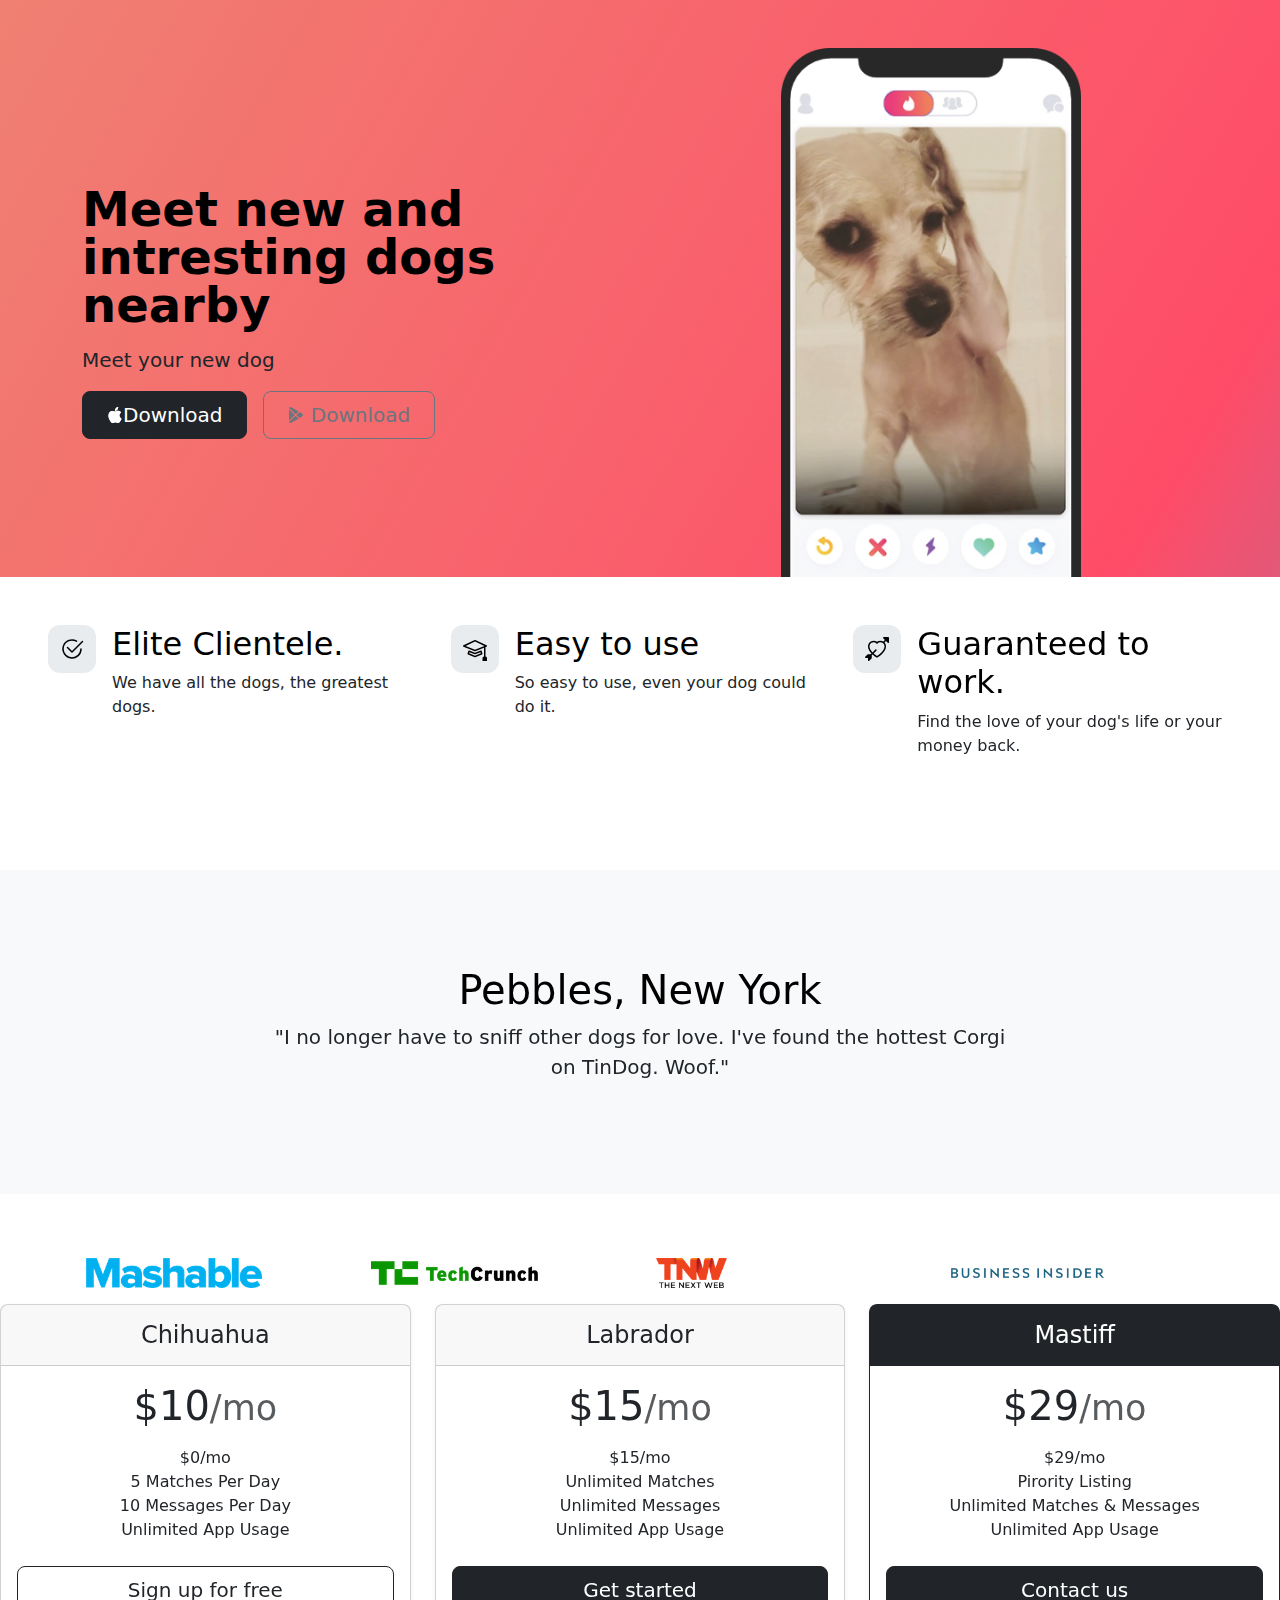
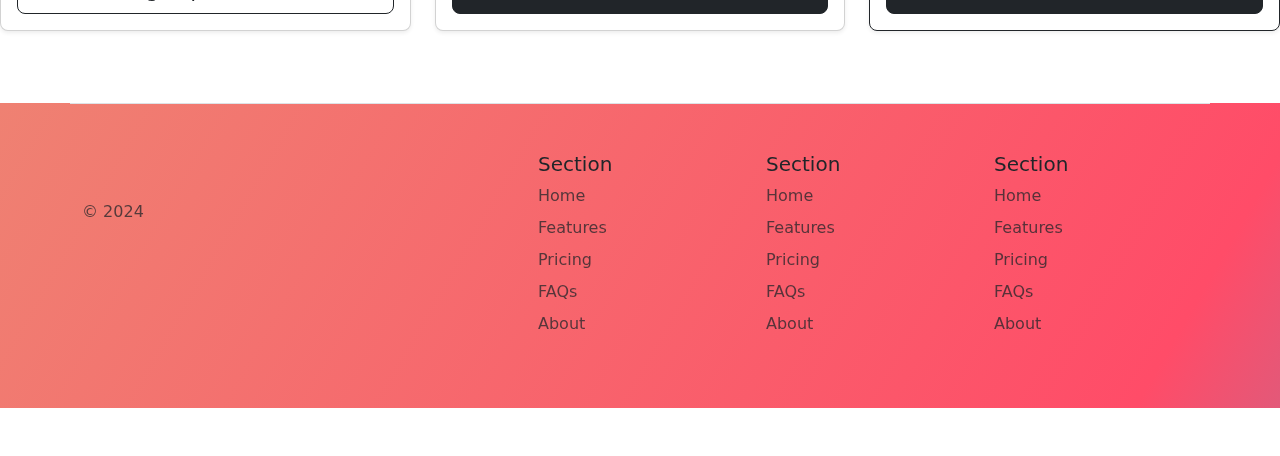
<file: index.html>
<!DOCTYPE html>
<html lang="en">

<head>
  <meta charset="UTF-8">
  <meta name="viewport" content="width=device-width, initial-scale=1.0">
  <title>TinDog</title>
  <link href="https://cdn.jsdelivr.net/npm/bootstrap@5.3.3/dist/css/bootstrap.min.css" rel="stylesheet" integrity="sha384-QWTKZyjpPEjISv5WaRU9OFeRpok6YctnYmDr5pNlyT2bRjXh0JMhjY6hW+ALEwIH" crossorigin="anonymous">
  <link href="css/solution.css" rel="stylesheet"/>
</head>

<body>

  <!-- Title -->
  <section id="title" class="gradient-background">
    <div class="container">

    <div class="row flex-lg-row-reverse align-items-center g-5 pt-5">
      <div class="col-10 col-sm-8 col-lg-6">
        <img src="images/iphone.png" class="d-block mx-lg-auto img-fluid" alt="Bootstrap Themes" width="300" height="100" loading="lazy">
      </div>
      <div class="col-lg-6">
        <h1 class="display-5 fw-bold text-body-emphasis lh-1 mb-3">Meet new and intresting dogs nearby</h1>
        <p class="lead">Meet your new dog</p>
        <div class="d-grid gap-2 d-md-flex justify-content-md-start">
          <button type="button" class="btn btn-dark btn-lg px-4 me-md-2" fdprocessedid="wvm9rg"><svg xmlns="http://www.w3.org/2000/svg" width="16" height="16" fill="currentColor"
            class="bi bi-apple mb-1" viewBox="0 0 16 16">
<path
              d="M11.182.008C11.148-.03 9.923.023 8.857 1.18c-1.066 1.156-.902 2.482-.878 2.516.024.034 1.52.087 2.475-1.258.955-1.345.762-2.391.728-2.43Zm3.314 11.733c-.048-.096-2.325-1.234-2.113-3.422.212-2.189 1.675-2.789 1.698-2.854.023-.065-.597-.79-1.254-1.157a3.692 3.692 0 0 0-1.563-.434c-.108-.003-.483-.095-1.254.116-.508.139-1.653.589-1.968.607-.316.018-1.256-.522-2.267-.665-.647-.125-1.333.131-1.824.328-.49.196-1.422.754-2.074 2.237-.652 1.482-.311 3.83-.067 4.56.244.729.625 1.924 1.273 2.796.576.984 1.34 1.667 1.659 1.899.319.232 1.219.386 1.843.067.502-.308 1.408-.485 1.766-.472.357.013 1.061.154 1.782.539.571.197 1.111.115 1.652-.105.541-.221 1.324-1.059 2.238-2.758.347-.79.505-1.217.473-1.282Z" />
<path
              d="M11.182.008C11.148-.03 9.923.023 8.857 1.18c-1.066 1.156-.902 2.482-.878 2.516.024.034 1.52.087 2.475-1.258.955-1.345.762-2.391.728-2.43Zm3.314 11.733c-.048-.096-2.325-1.234-2.113-3.422.212-2.189 1.675-2.789 1.698-2.854.023-.065-.597-.79-1.254-1.157a3.692 3.692 0 0 0-1.563-.434c-.108-.003-.483-.095-1.254.116-.508.139-1.653.589-1.968.607-.316.018-1.256-.522-2.267-.665-.647-.125-1.333.131-1.824.328-.49.196-1.422.754-2.074 2.237-.652 1.482-.311 3.83-.067 4.56.244.729.625 1.924 1.273 2.796.576.984 1.34 1.667 1.659 1.899.319.232 1.219.386 1.843.067.502-.308 1.408-.485 1.766-.472.357.013 1.061.154 1.782.539.571.197 1.111.115 1.652-.105.541-.221 1.324-1.059 2.238-2.758.347-.79.505-1.217.473-1.282Z" />
</svg>Download</button>
          <button type="button" class="btn btn-outline-secondary btn-lg px-4" fdprocessedid="fgt5j"><svg xmlns="http://www.w3.org/2000/svg" width="16" height="16" fill="currentColor"
            class="bi bi-google-play mb-1" viewBox="0 0 16 16">
<path
              d="M14.222 9.374c1.037-.61 1.037-2.137 0-2.748L11.528 5.04 8.32 8l3.207 2.96 2.694-1.586Zm-3.595 2.116L7.583 8.68 1.03 14.73c.201 1.029 1.36 1.61 2.303 1.055l7.294-4.295ZM1 13.396V2.603L6.846 8 1 13.396ZM1.03 1.27l6.553 6.05 3.044-2.81L3.333.215C2.39-.341 1.231.24 1.03 1.27Z" />
</svg>
Download</button>
        </div>
      </div>
    </div>
  </div>
  

  </section>
  <!-- Features -->
  <section id="features">
    <div id="container mt-5">
      <div class="row py-5 px-5 ">
        <div class="col d-flex align-items-start">
          <div class="icon-square text-body-emphasis bg-body-secondary d-inline-flex align-items-center justify-content-center fs-4 flex-shrink-0 me-3">
            <svg xmlns="http://www.w3.org/2000/svg" height="24" fill="currentColor" class="bi bi-check2-circle"
            viewBox="0 0 16 16">
<path
              d="M2.5 8a5.5 5.5 0 0 1 8.25-4.764.5.5 0 0 0 .5-.866A6.5 6.5 0 1 0 14.5 8a.5.5 0 0 0-1 0 5.5 5.5 0 1 1-11 0z" />
<path
              d="M15.354 3.354a.5.5 0 0 0-.708-.708L8 9.293 5.354 6.646a.5.5 0 1 0-.708.708l3 3a.5.5 0 0 0 .708 0l7-7z" />
</svg>
          </div>
          <div>
            <h3 class="fs-2 text-body-emphasis">Elite Clientele.</h3>
            <p>We have all the dogs, the greatest dogs.</p>
            <!-- <a href="#" class="btn btn-primary">
              Primary button
            </a> -->
          </div>
        </div>
        <div class="col d-flex align-items-start">
          <div class="icon-square text-body-emphasis bg-body-secondary d-inline-flex align-items-center justify-content-center fs-4 flex-shrink-0 me-3">
            <svg xmlns="http://www.w3.org/2000/svg" height="24" fill="currentColor" class="bi bi-mortarboard" viewBox="0 0 16 16">
              <path d="M8.211 2.047a.5.5 0 0 0-.422 0l-7.5 3.5a.5.5 0 0 0 .025.917l7.5 3a.5.5 0 0 0 .372 0L14 7.14V13a1 1 0 0 0-1 1v2h3v-2a1 1 0 0 0-1-1V6.739l.686-.275a.5.5 0 0 0 .025-.917l-7.5-3.5ZM8 8.46 1.758 5.965 8 3.052l6.242 2.913L8 8.46Z"/>
              <path d="M4.176 9.032a.5.5 0 0 0-.656.327l-.5 1.7a.5.5 0 0 0 .294.605l4.5 1.8a.5.5 0 0 0 .372 0l4.5-1.8a.5.5 0 0 0 .294-.605l-.5-1.7a.5.5 0 0 0-.656-.327L8 10.466 4.176 9.032Zm-.068 1.873.22-.748 3.496 1.311a.5.5 0 0 0 .352 0l3.496-1.311.22.748L8 12.46l-3.892-1.556Z"/>
              </svg>
          </div>
          <div>
            <h3 class="fs-2 text-body-emphasis">Easy to use</h3>
            <p>So easy to use, even your dog could do it.</p>
            <!-- <a href="#" class="btn btn-primary">
              Primary button
            </a> -->
          </div>
        </div>
        <div class="col d-flex align-items-start">
          <div class="icon-square text-body-emphasis bg-body-secondary d-inline-flex align-items-center justify-content-center fs-4 flex-shrink-0 me-3">
            <svg xmlns="http://www.w3.org/2000/svg" height="24" fill="currentColor" class="bi bi-arrow-through-heart"
            viewBox="0 0 16 16">
<path fill-rule="evenodd"
              d="M2.854 15.854A.5.5 0 0 1 2 15.5V14H.5a.5.5 0 0 1-.354-.854l1.5-1.5A.5.5 0 0 1 2 11.5h1.793l.53-.53c-.771-.802-1.328-1.58-1.704-2.32-.798-1.575-.775-2.996-.213-4.092C3.426 2.565 6.18 1.809 8 3.233c1.25-.98 2.944-.928 4.212-.152L13.292 2 12.147.854A.5.5 0 0 1 12.5 0h3a.5.5 0 0 1 .5.5v3a.5.5 0 0 1-.854.354L14 2.707l-1.006 1.006c.236.248.44.531.6.845.562 1.096.585 2.517-.213 4.092-.793 1.563-2.395 3.288-5.105 5.08L8 13.912l-.276-.182a21.86 21.86 0 0 1-2.685-2.062l-.539.54V14a.5.5 0 0 1-.146.354l-1.5 1.5Zm2.893-4.894A20.419 20.419 0 0 0 8 12.71c2.456-1.666 3.827-3.207 4.489-4.512.679-1.34.607-2.42.215-3.185-.817-1.595-3.087-2.054-4.346-.761L8 4.62l-.358-.368c-1.259-1.293-3.53-.834-4.346.761-.392.766-.464 1.845.215 3.185.323.636.815 1.33 1.519 2.065l1.866-1.867a.5.5 0 1 1 .708.708L5.747 10.96Z" />
</svg>
          </div>
          <div>
            <h3 class="fs-2 text-body-emphasis">Guaranteed to work.</h3>
            <p>Find the love of your dog's life or your money back.</p>
            <!-- <a href="#" class="btn btn-primary">
              Primary button
            </a> -->
          </div>
        </div>
      </div>
      

    </div>

  </section>
  <!-- Testimonial -->
  <section id="testimonial">
    <div class="my-5">
      <div class="p-5 text-center bg-body-tertiary">
        <div class="container py-5">
          <h1 class="text-body-emphasis">Pebbles, New York</h1>
          <p class="col-lg-8 mx-auto lead">
            "I no longer have to sniff other dogs for love. I've found the hottest Corgi on TinDog. Woof."

 
          </p>
        </div>
      </div>
    </div>
    <div class="container">
      <div class="row">
        <div class="col p-3">
          <img src="images/mashable.png" alt="" height="30">
  
        </div>
        <div class="col p-3">
          <img src="images/techcrunch.png" alt="" height="30">
        </div>
        <div class="col p-3">
          <img src="images/tnw.png" alt="" height="30">
        </div>
        <div class="col p-3">
          <img src="images/bizinsider.png" alt="" height="30">
        </div>
      </div>
    </div>

  </section> 

  <!-- Pricing -->
 <section id="pricing">
  <main>
    <div class="row row-cols-1 row-cols-md-3 mb-3 text-center">
      <div class="col">
        <div class="card mb-4 rounded-3 shadow-sm">
          <div class="card-header py-3">
            <h4 class="my-0 fw-normal">Chihuahua</h4>
          </div>
          <div class="card-body">
            <h1 class="card-title pricing-card-title">$10<small class="text-body-secondary fw-light">/mo</small></h1>
            <ul class="list-unstyled mt-3 mb-4">
              <li>$0/mo</li>
              <li>5 Matches Per Day</li>
              <li>10 Messages Per Day</li>
              <li>Unlimited App Usage</li>
            </ul>
            <button type="button" class="w-100 btn btn-lg btn-outline-dark">Sign up for free</button>
          </div>
        </div>
      </div>
      <div class="col">
        <div class="card mb-4 rounded-3 shadow-sm">
          <div class="card-header py-3">
            <h4 class="my-0 fw-normal">Labrador</h4>
          </div>
          <div class="card-body">
            <h1 class="card-title pricing-card-title">$15<small class="text-body-secondary fw-light">/mo</small></h1>
            <ul class="list-unstyled mt-3 mb-4">
              <li>$15/mo</li>
              <li>Unlimited Matches</li>
              <li>Unlimited Messages</li>
              <li>Unlimited App Usage</li>
            </ul>
            <button type="button" class="w-100 btn btn-lg btn-dark">Get started</button>
          </div>
        </div>
      </div>
      <div class="col">
        <div class="card mb-4 rounded-3 shadow-sm border-dark">
          <div class="card-header py-3 text-bg-dark border-dark">
            <h4 class="my-0 fw-normal">Mastiff</h4>
          </div>
          <div class="card-body">
            <h1 class="card-title pricing-card-title">$29<small class="text-body-secondary fw-light">/mo</small></h1>
            <ul class="list-unstyled mt-3 mb-4">
              <li>$29/mo</li>
              <li>Pirority Listing</li>
              <li>Unlimited Matches & Messages</li>
              <li>Unlimited App Usage</li>
            </ul>
            <button type="button" class="w-100 btn btn-lg btn-dark">Contact us</button>
          </div>
        </div>
      </div>
    </div>
  </div>
  </main>

  </section>
  <!-- Footer -->
  <section id="footer" class="gradient-background">
    <div class="container">
      <footer class="row row-cols-1 row-cols-sm-2 row-cols-md-5 py-5 my-5 border-top">
        <div class="col mb-3">
          <a href="/" class="d-flex align-items-center mb-3 link-body-emphasis text-decoration-none">
            <svg class="bi me-2" width="40" height="32"><use xlink:href="#bootstrap"></use></svg>
          </a>
          <p class="text-body-secondary">© 2024</p>
        </div>
    
        <div class="col mb-3">
    
        </div>
    
        <div class="col mb-3">
          <h5>Section</h5>
          <ul class="nav flex-column">
            <li class="nav-item mb-2"><a href="#" class="nav-link p-0 text-body-secondary">Home</a></li>
            <li class="nav-item mb-2"><a href="#" class="nav-link p-0 text-body-secondary">Features</a></li>
            <li class="nav-item mb-2"><a href="#" class="nav-link p-0 text-body-secondary">Pricing</a></li>
            <li class="nav-item mb-2"><a href="#" class="nav-link p-0 text-body-secondary">FAQs</a></li>
            <li class="nav-item mb-2"><a href="#" class="nav-link p-0 text-body-secondary">About</a></li>
          </ul>
        </div>
    
        <div class="col mb-3">
          <h5>Section</h5>
          <ul class="nav flex-column">
            <li class="nav-item mb-2"><a href="#" class="nav-link p-0 text-body-secondary">Home</a></li>
            <li class="nav-item mb-2"><a href="#" class="nav-link p-0 text-body-secondary">Features</a></li>
            <li class="nav-item mb-2"><a href="#" class="nav-link p-0 text-body-secondary">Pricing</a></li>
            <li class="nav-item mb-2"><a href="#" class="nav-link p-0 text-body-secondary">FAQs</a></li>
            <li class="nav-item mb-2"><a href="#" class="nav-link p-0 text-body-secondary">About</a></li>
          </ul>
        </div>
    
        <div class="col mb-3">
          <h5>Section</h5>
          <ul class="nav flex-column">
            <li class="nav-item mb-2"><a href="#" class="nav-link p-0 text-body-secondary">Home</a></li>
            <li class="nav-item mb-2"><a href="#" class="nav-link p-0 text-body-secondary">Features</a></li>
            <li class="nav-item mb-2"><a href="#" class="nav-link p-0 text-body-secondary">Pricing</a></li>
            <li class="nav-item mb-2"><a href="#" class="nav-link p-0 text-body-secondary">FAQs</a></li>
            <li class="nav-item mb-2"><a href="#" class="nav-link p-0 text-body-secondary">About</a></li>
          </ul>
        </div>
      </footer>
    </div>
</section>
<!-- link js -->
  <script src="https://cdn.jsdelivr.net/npm/bootstrap@5.3.3/dist/js/bootstrap.bundle.min.js" integrity="sha384-YvpcrYf0tY3lHB60NNkmXc5s9fDVZLESaAA55NDzOxhy9GkcIdslK1eN7N6jIeHz" crossorigin="anonymous"></script>
</body>

</html>
</file>
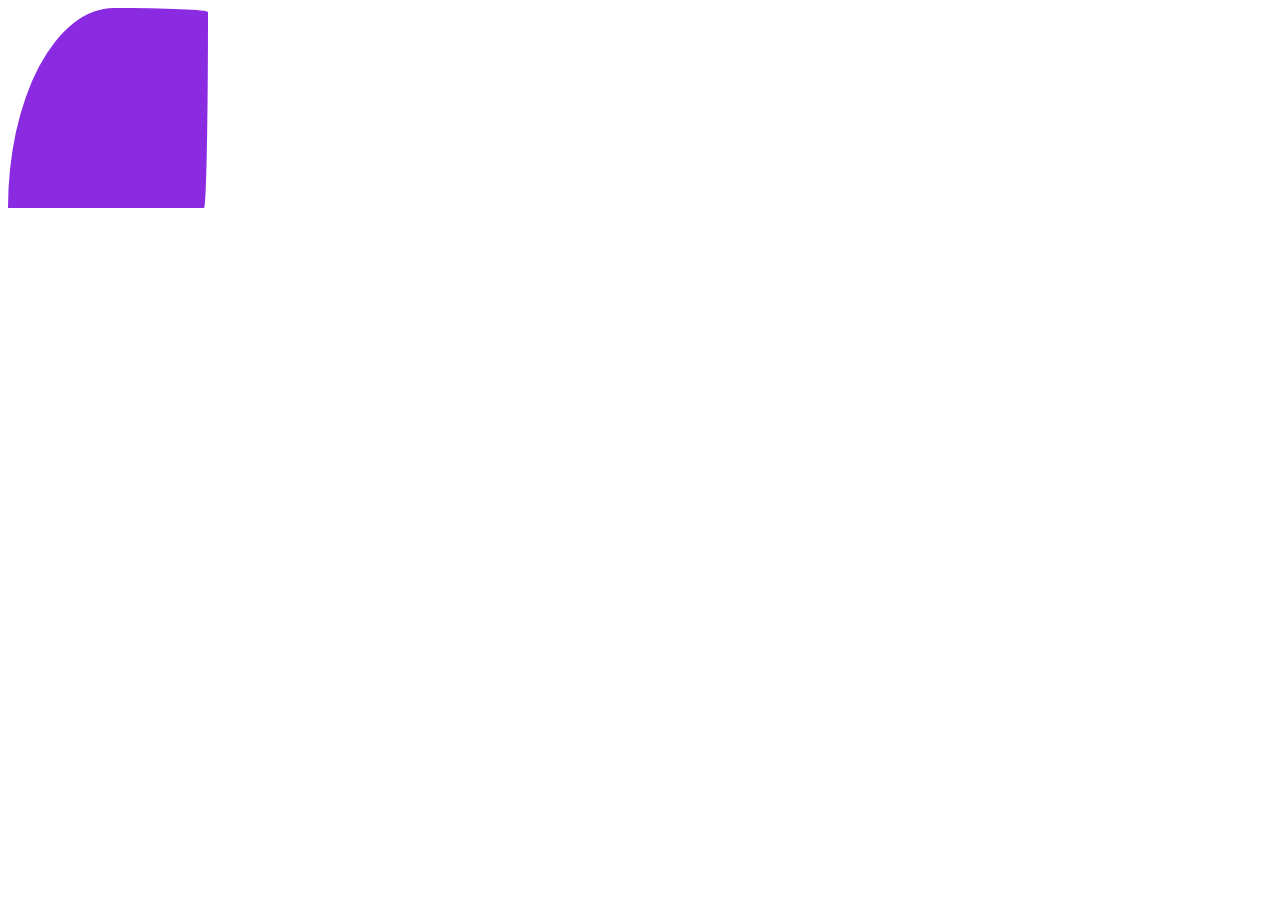
<file: box.html>
<!DOCTYPE html>
<html lang="en">
  <head>
    <meta charset="UTF-8" />
    <meta name="viewport" content="width=device-width, initial-scale=1.0" />
    <title>Box</title>
    <style>
      .box {
        width: 200px;
        height: 200px;
        background-color: blueviolet;
        border-radius: 50px;
        /* background: #6e2a2a; */
        /* box-shadow: 21px -21px 42px #a7a3a3, -21px 21px 42px #ffffff; */
        border-radius: 53% 47% 2% 98% / 100% 2% 98% 0% ;
      }
    </style>
  </head>
  <body>
    <div class="box"></div>
  </body>
</html>
</file>
<file: css/solution.css>
.gradient-background {
  background: linear-gradient(300deg, #00bfff, #ff4c68, #ef8172);
  background-size: 180% 180%;
  animation: gradient-animation 18s ease infinite;
}
body{
  overflow-x: hidden;
  width: 100vw;
}
@keyframes gradient-animation {
  0% {
    background-position: 0% 50%;
  }
  50% {
    background-position: 100% 50%;
  }
  100% {
    background-position: 0% 50%;
  }
}

.icon-square {
  width: 3rem;
  height: 3rem;
  border-radius: 0.75rem;
}

.profile-img {
  border-radius: 50%;
  height: 100px;
}
</file>
